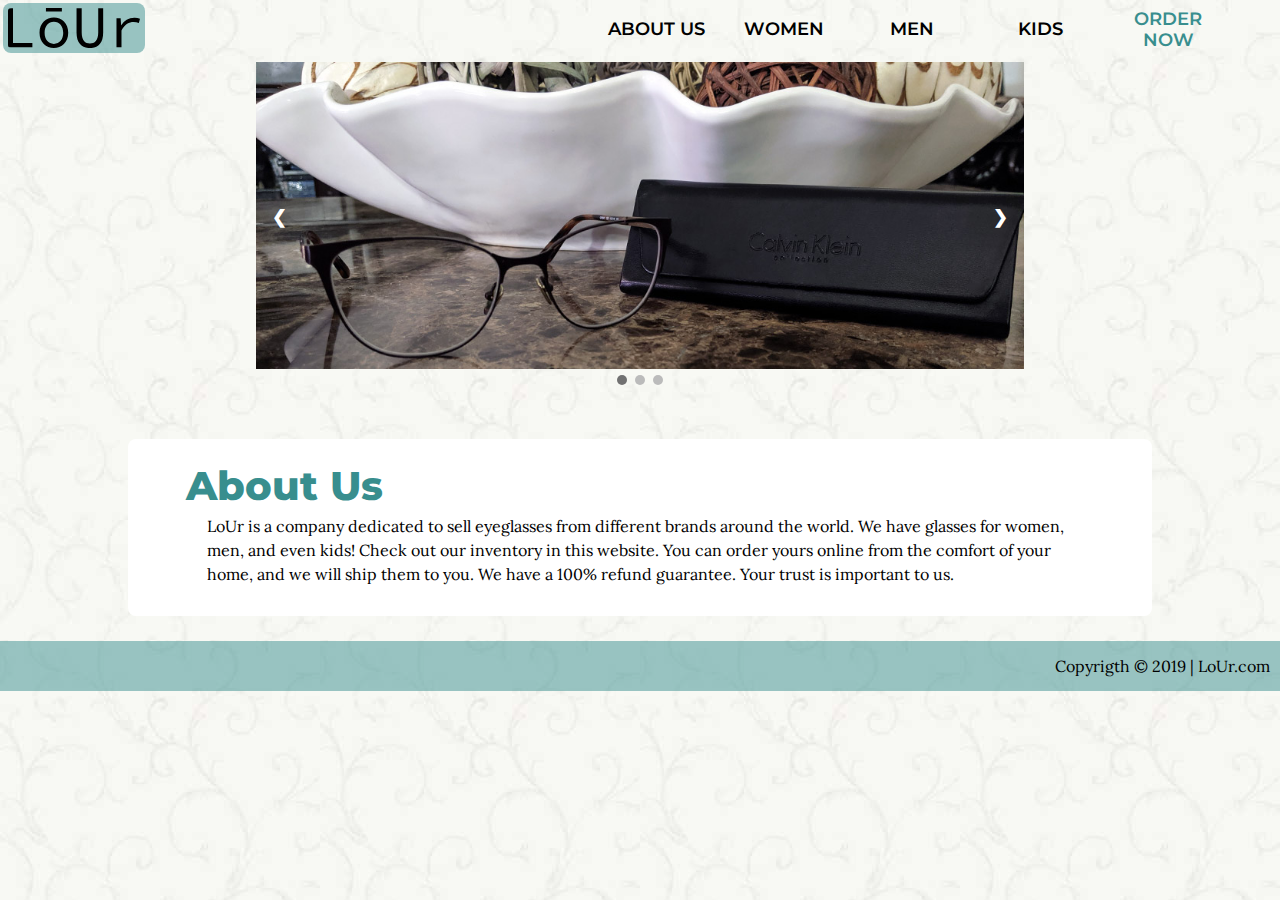
<file: index.html>
<!DOCTYPE html>
<html lang="en">
    <head>
        <meta charset="utf-8">
        <title>LoUr | Buy Glasses</title>
        <meta name="viewport" content="width=device-width, initial-scale=1">
        <link href="https://fonts.googleapis.com/css?family=Chivo%7CLora%7CMontserrat:300%7Cdisplay=swap" rel="stylesheet">
        <link rel="stylesheet" type="text/css" href="css/nav.css">
        <link rel="stylesheet" type="text/css" href="css/index.css">
    </head>
    <body>
        <div id="wrapper">
            <header id="masthead">
                <a href="index.html"><img src="img/logo.svg" id="logo" alt="LoUr Logo"></a>
                <nav>
                    <ul>
                        <li><a href="index.html">ABOUT US</a></li>
                        <li><a href="women.html">WOMEN</a></li>
                        <li><a href="men.html">MEN</a></li>
                        <li><a href="kids.html">KIDS</a></li>
                        <li id="order_now"><a href="order.html">ORDER NOW</a></li>
                    </ul>
                </nav>
            </header>
            <div class="slideshow_container">
                <div class="slides fade">
                  <img src="img/slide-pic1.jpg" style="width:100%" alt="Woman glasses">
                </div>
                <div class="slides fade">
                  <img src="img/slide-pic2.jpg" style="width:100%" alt="Man glasses">
                </div>
                <div class="slides fade">
                  <img src="img/slide-pic3.jpg" style="width:100%" alt="Kid glasses">
                </div>
            <a class="prev" onclick="nextSlide(-1)">&#10094;</a>
            <a class="next" onclick="nextSlide(1)">&#10095;</a>
            </div>
            <div style="text-align:center">
                <span class="dot" onclick="currentSlide(1)"></span> 
                <span class="dot" onclick="currentSlide(2)"></span> 
                <span class="dot" onclick="currentSlide(3)"></span>
            </div>
            <script>
                var slideIndex = 1;
                showSlides(slideIndex);

                // Next/previous controls
                function nextSlide(n) {
                  showSlides(slideIndex += n);
                }

                // Thumbnail image controls
                function currentSlide(n) {
                  showSlides(slideIndex = n);
                }

                function showSlides(n) {
                  var i;
                  var slides = document.getElementsByClassName("slides");
                  var dots = document.getElementsByClassName("dot");
                  if (n > slides.length) {slideIndex = 1} 
                  if (n < 1) {slideIndex = slides.length}
                  for (i = 0; i < slides.length; i++) {
                      slides[i].style.display = "none"; 
                  }
                  for (i = 0; i < dots.length; i++) {
                      dots[i].className = dots[i].className.replace(" active", "");
                  }
                  slides[slideIndex-1].style.display = "block"; 
                  dots[slideIndex-1].className += " active";
                }
            </script>
            <div id="white_container">
                <h1>About Us</h1>
                <p>LoUr is a company dedicated to sell eyeglasses from different brands around the world. We have glasses for women, men, and even kids! Check out our inventory in this website. You can order yours online from the comfort of your home, and we will ship them to you. We have a 100% refund guarantee. Your trust is important to us. </p>
            </div>
            <footer>Copyrigth &copy; 2019 | LoUr.com</footer>
        </div>
    </body>
</html>
</file>
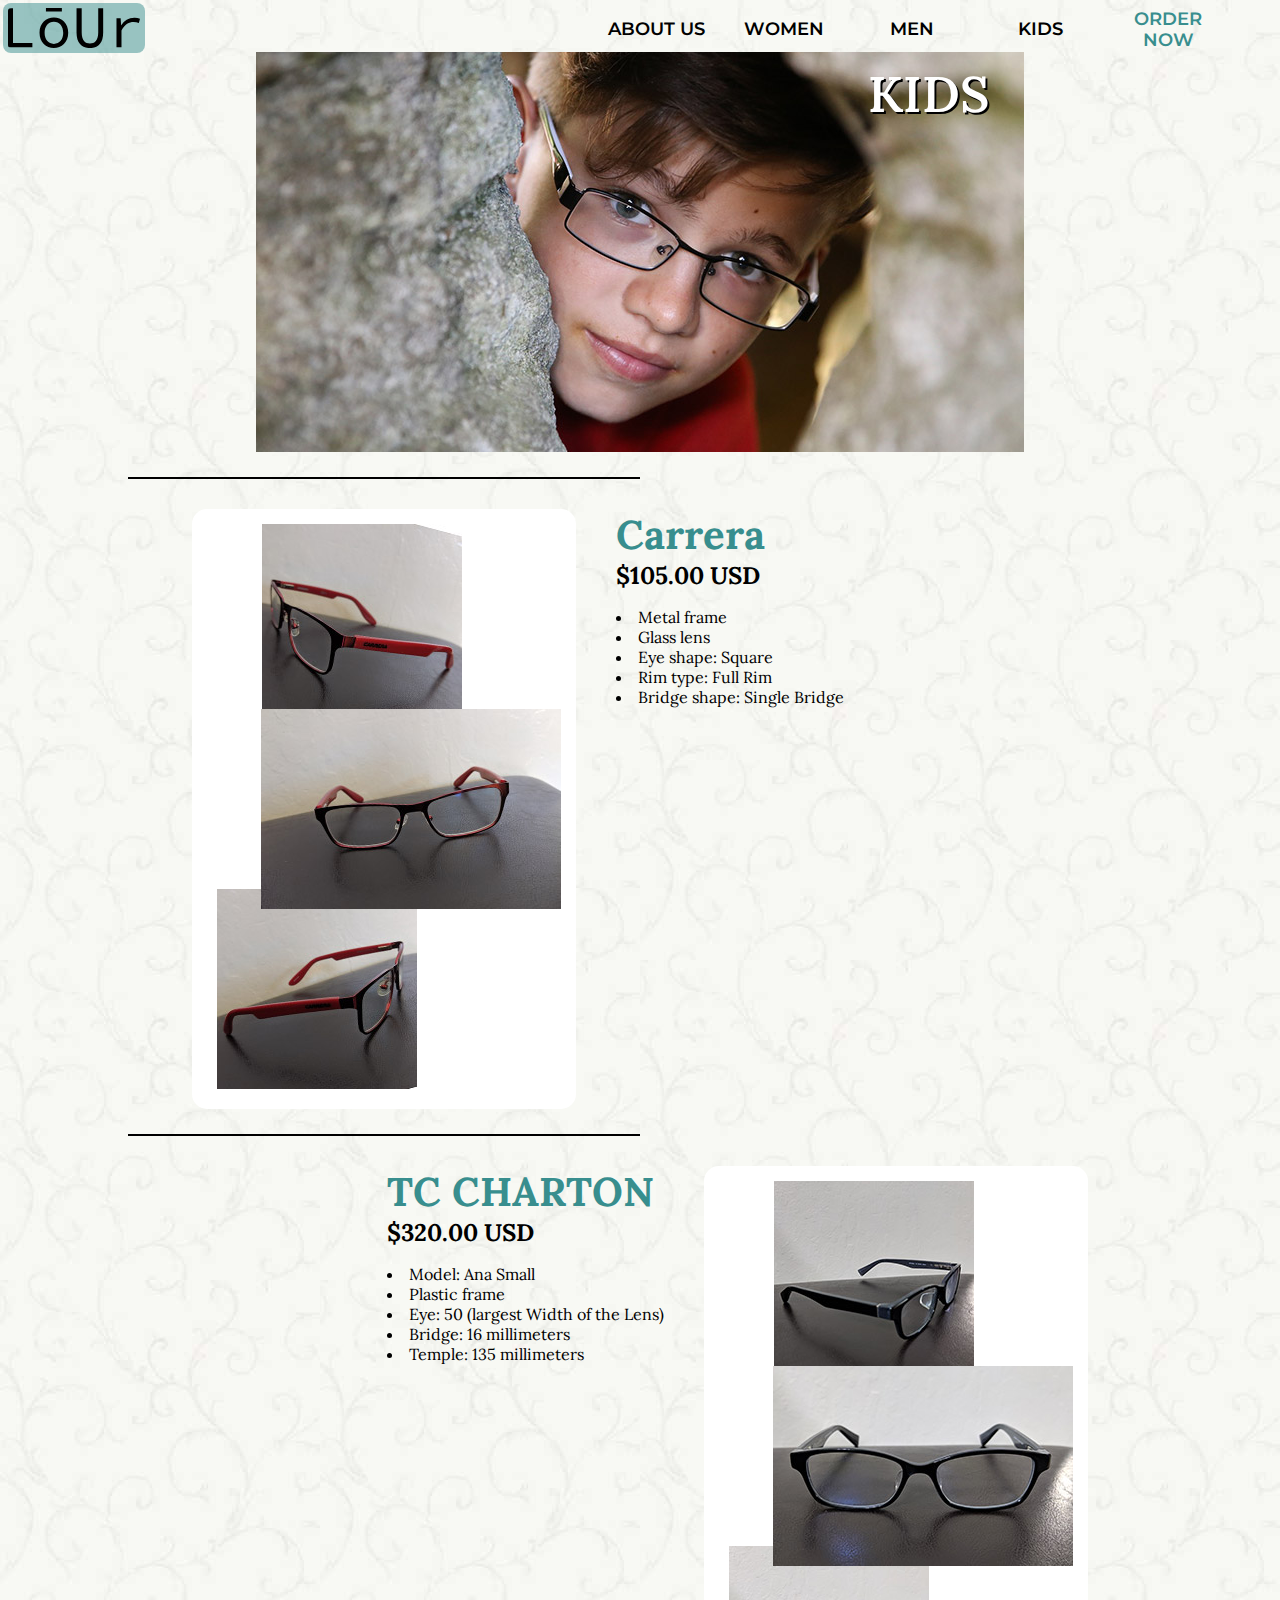
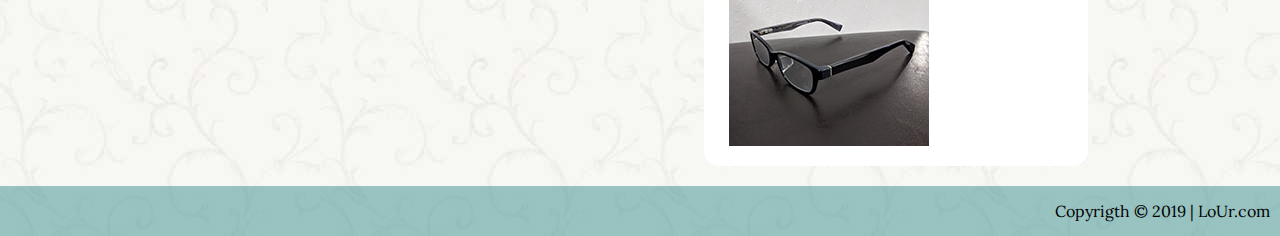
<file: kids.html>
<!DOCTYPE html>
<html lang="en">
    <head>
        <meta charset="utf-8">
        <title>LoUr | Kids Glasses</title>
        <meta name="viewport" content="width=device-width, initial-scale=1">
        <link href="https://fonts.googleapis.com/css?family=Chivo%7CLora%7CMontserrat:300%7Cdisplay=swap" rel="stylesheet">
        <link rel="stylesheet" type="text/css" href="css/nav.css">
        <link rel="stylesheet" type="text/css" href="css/kids.css">
        <link rel="stylesheet" type="text/css" href="css/glasses.css">
    </head>
    <body>
        <div id="wrapper">
            <header id="masthead">
                <a href="index.html"><img src="img/logo.svg" id="logo" alt="LoUr Logo"></a>
                <nav>
                    <ul>
                        <li><a href="index.html">ABOUT US</a></li>
                        <li><a href="women.html">WOMEN</a></li>
                        <li><a href="men.html">MEN</a></li>
                        <li><a href="kids.html">KIDS</a></li>
                        <li id="order_now"><a href="order.html">ORDER NOW</a></li>
                    </ul>
                </nav>
            </header>
            <div id="main_image_container">
                <h1>KIDS</h1>
            </div>
               <!--first set of pictures-->
            <hr class="line1">
            <div class="image_and_text_container1">
                <div class=images_container1>
                    <img class="image1" src="img/glasses7.1.jpg" alt="kid glasses set 1">
                    <img class="image2" src="img/glasses7.2.jpg" alt="kid glasses set 1">
                    <img class="image3" src="img/glasses7.3.jpg" alt="kid glasses set 1">
                </div>
                <div class="text_container1">
                <h2>Carrera</h2>
                <h3>$105.00 USD</h3>
                <ul>
                    <li>Metal frame</li>
                    <li>Glass lens</li>
                    <li>Eye shape: Square</li>
                    <li>Rim type: Full Rim</li>
                    <li>Bridge shape: Single Bridge</li>  
                </ul>
                </div>
            </div>
            <!--second set of pictures-->
            <hr class="line2">
            <div class="image_and_text_container2">
                <div class=images_container2>
                    <img class="image1" src="img/glasses8.1.jpg" alt="kid glasses set 2">
                    <img class="image2" src="img/glasses8.2.jpg" alt="kid glasses set 2">
                    <img class="image3" src="img/glasses8.3.jpg" alt="kid glasses set 2">
                </div>
                <div class="text_container2">
                <h2>TC CHARTON</h2>
                <h3>$320.00 USD</h3>
                <ul>
                    <li>Model: Ana Small</li>
                    <li>Plastic frame</li>
                    <li>Eye: 50 (largest Width of the Lens)</li>
                    <li>Bridge: 16 millimeters</li>
                    <li>Temple: 135 millimeters</li>    
                </ul>
                </div>
            </div>
            <footer>Copyrigth &copy; 2019 | LoUr.com</footer>
        </div>
    </body>
</html>
</file>
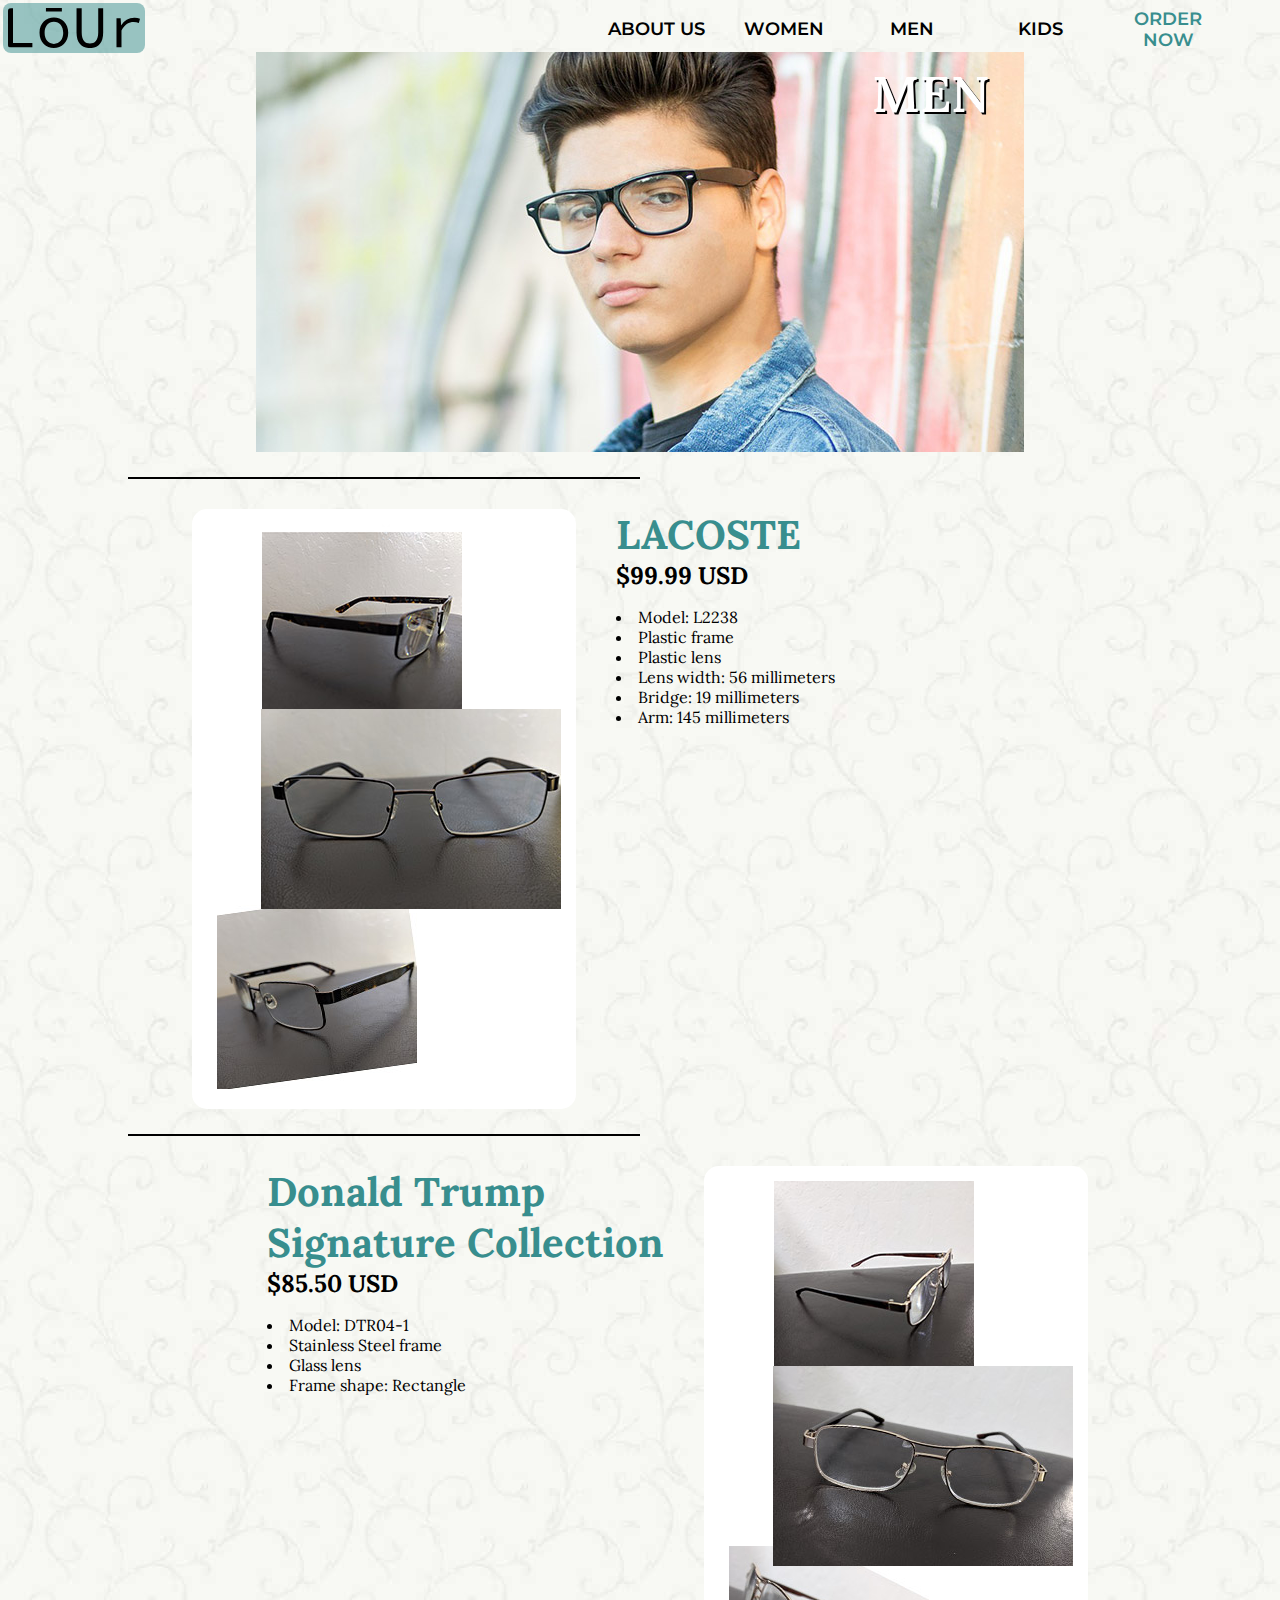
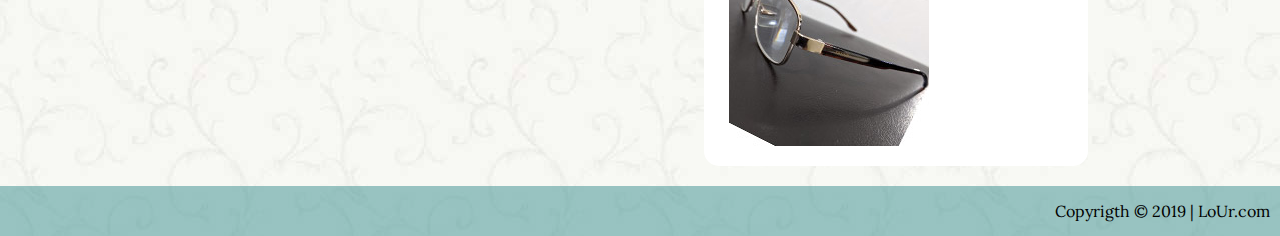
<file: men.html>
<!DOCTYPE html>
<html lang="en">
    <head>
        <meta charset="utf-8">
        <title>LoUr | Men Glasses</title>
        <meta name="viewport" content="width=device-width, initial-scale=1">
        <link href="https://fonts.googleapis.com/css?family=Chivo%7CLora%7CMontserrat:300%7Cdisplay=swap" rel="stylesheet">
        <link rel="stylesheet" type="text/css" href="css/nav.css">
        <link rel="stylesheet" type="text/css" href="css/men.css">
        <link rel="stylesheet" type="text/css" href="css/glasses.css">
    </head>
    <body>
        <div id="wrapper">
            <header id="masthead">
                <a href="index.html"><img src="img/logo.svg" id="logo" alt="LoUr Logo"></a>
                <nav>
                    <ul>
                        <li><a href="index.html">ABOUT US</a></li>
                        <li><a href="women.html">WOMEN</a></li>
                        <li><a href="men.html">MEN</a></li>
                        <li><a href="kids.html">KIDS</a></li>
                        <li id="order_now"><a href="order.html">ORDER NOW</a></li>
                    </ul>
                </nav>
            </header>
            <div id="main_image_container">
                <h1>MEN</h1>
            </div>
               <!--first set of pictures-->
            <hr class="line1">
            <div class="image_and_text_container1">
                <div class=images_container1>
                    <img class="image1" src="img/glasses5.1.jpg" alt="man glasses set 1">
                    <img class="image2" src="img/glasses5.2.jpg" alt="man glasses set 1">
                    <img class="image3" src="img/glasses5.3.jpg" alt="man glasses set 1">
                </div>
                <div class="text_container1">
                <h2>LACOSTE</h2>
                <h3>$99.99 USD</h3>
                <ul>
                    <li>Model: L2238</li>
                    <li>Plastic frame</li>
                    <li>Plastic lens</li>
                    <li>Lens width: 56 millimeters</li>
                    <li>Bridge: 19 millimeters</li>
                    <li>Arm: 145 millimeters</li>    
                </ul>
                </div>
            </div>
            <!--second set of pictures-->
            <hr class="line2">
            <div class="image_and_text_container2">
                <div class=images_container2>
                    <img class="image1" src="img/glasses6.1.jpg" alt="man glasses set 2">
                    <img class="image2" src="img/glasses6.2.jpg" alt="man glasses set 2">
                    <img class="image3" src="img/glasses6.3.jpg" alt="man glasses set 2">
                </div>
                <div class="text_container2">
                <h2>Donald Trump <br> Signature Collection</h2>
                <h3>$85.50 USD</h3>
                <ul>
                    <li>Model: DTR04-1</li>
                    <li>Stainless Steel frame</li>
                    <li>Glass lens</li>
                    <li>Frame shape: Rectangle</li>  
                </ul>
                </div>
            </div>
            <footer>Copyrigth &copy; 2019 | LoUr.com</footer>
        </div>
    </body>
</html>
</file>
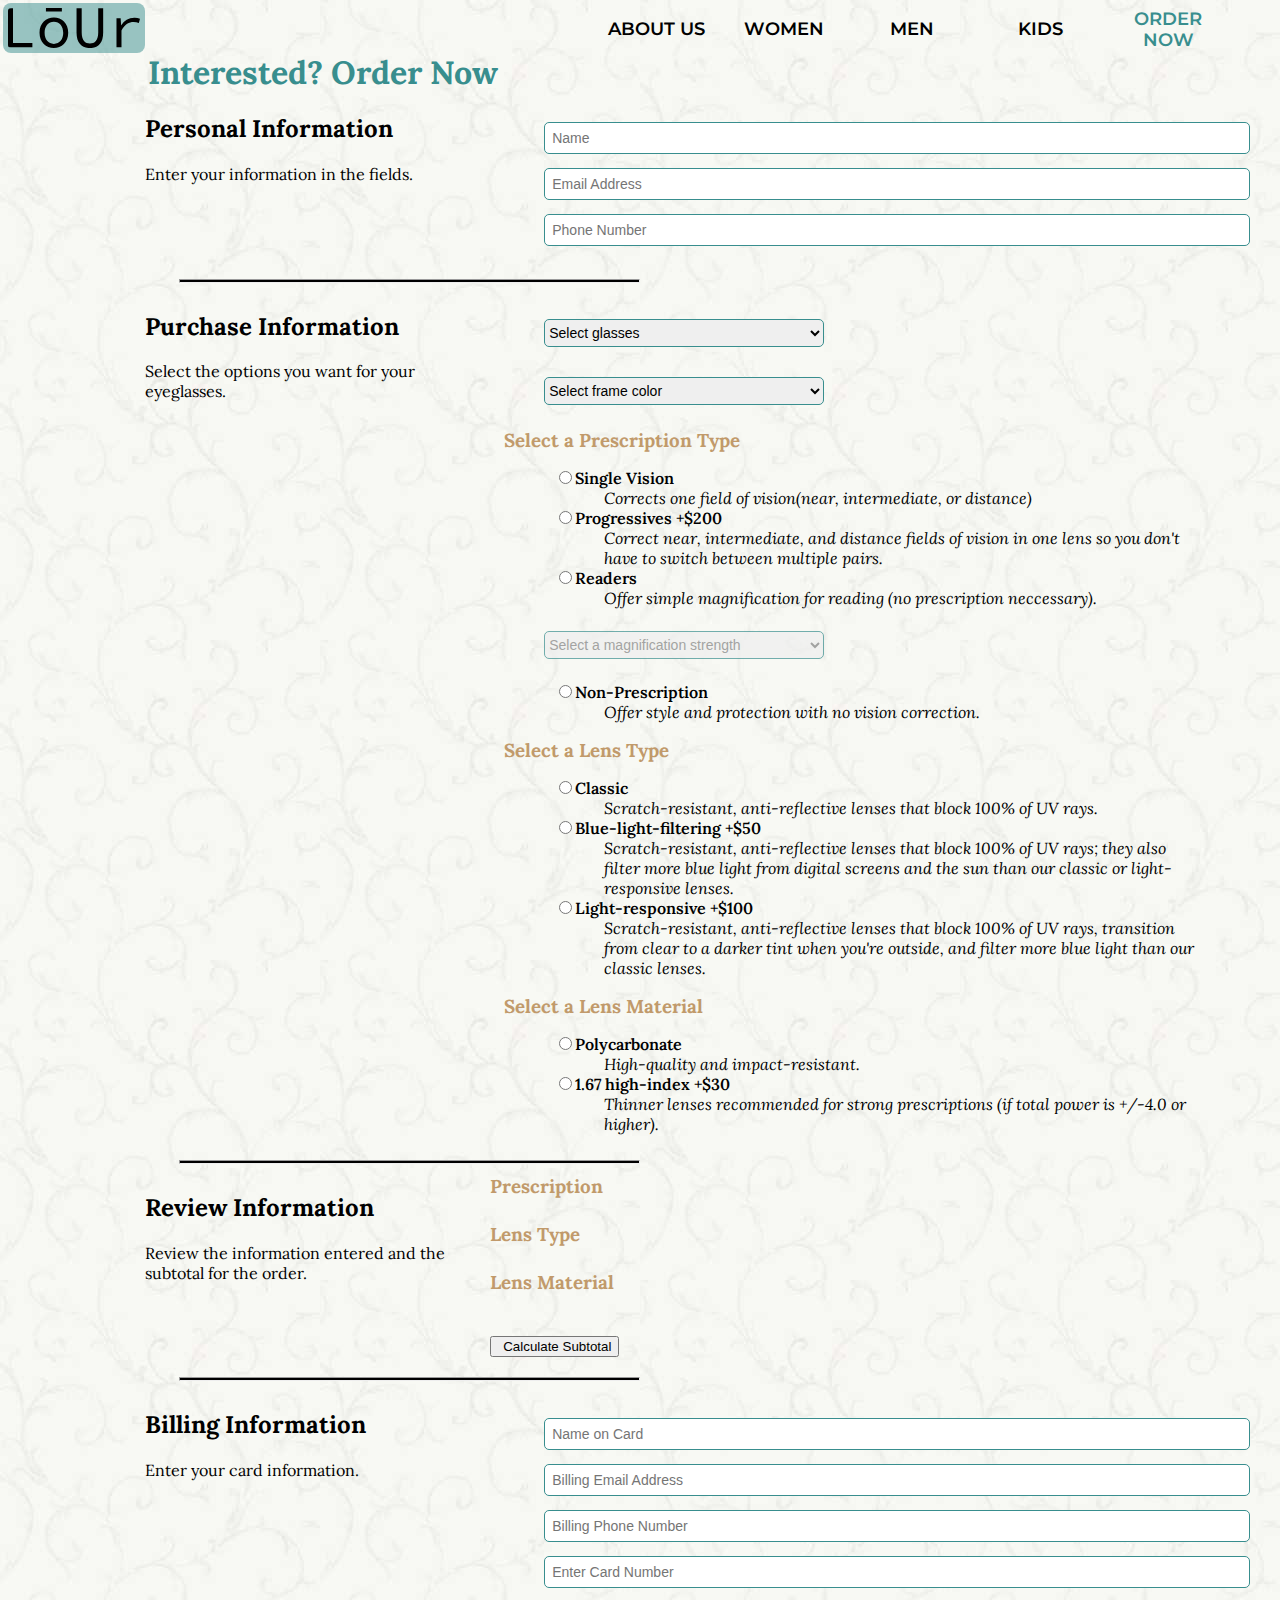
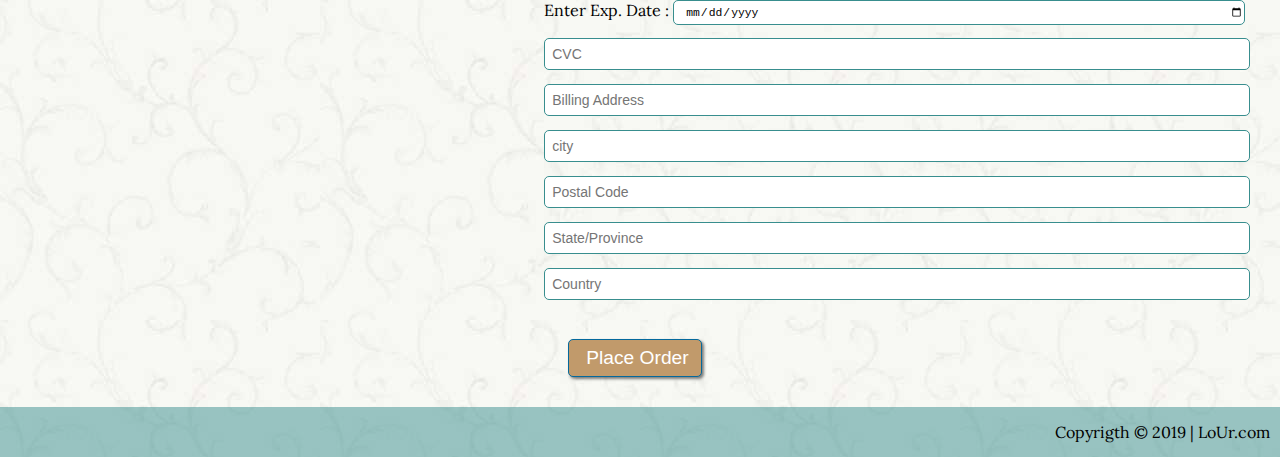
<file: order.html>
<!DOCTYPE html>
<html lang="en">
    <head>
        <meta charset="utf-8">
        <title>LoUr | Buy Glasses</title>
        <meta name="viewport" content="width=device-width, initial-scale=1">
        <link href="https://fonts.googleapis.com/css?family=Chivo%7CLora%7CMontserrat:300%7Cdisplay=swap" rel="stylesheet">
        <link rel="stylesheet" type="text/css" href="css/nav.css">
        <link rel="stylesheet" type="text/css" href="css/order.css">
    </head>
    <body>
        <div id="wrapper">
            <header id="masthead">
                <a href="index.html"><img src="img/logo.svg" id="logo" alt="LoUr Logo"></a>
                <nav>
                    <ul>
                        <li><a href="index.html">ABOUT US</a></li>
                        <li><a href="women.html">WOMEN</a></li>
                        <li><a href="men.html">MEN</a></li>
                        <li><a href="kids.html">KIDS</a></li>
                        <li id="order_now"><a href="order.html">ORDER NOW</a></li>
                    </ul>
                </nav>
            </header>
            <h1>Interested? Order Now</h1>
            <form method="post" action="mailto:janettelopezurzua@gmail.com" enctype="text/plain" onsubmit="window.alert('Your Order has been Placed')">
                <section id="section1">
                    <div class="col1">
                        <h2>Personal Information</h2>
                        <p>Enter your information in the fields.</p>
                    </div>
                    <div class="col2">
                        <fieldset id="personal_info">
                            <ul>
                                <li>
                                    <input type="text" name="name" placeholder="Name" class="textinput" maxlength="50" required>
                                </li>
                                <li>
                                    <input type="email" name="email" placeholder="Email Address" class="textinput" maxlength="40" required>
                                </li>
                                <li>
                                <input type="tel" name="phone" placeholder="Phone Number" class="textinput" maxlength="15" required>
                                </li>
                            </ul>
                        </fieldset>
                    </div>
                </section>
                <hr>
                <section id="section2">
                    <div class="col1">
                        <h2>Purchase Information</h2>
                        <p>Select the options you want for your eyeglasses.</p>
                    </div>
                    <div class="col2">
                        <fieldset id="purchase_info">
                            <ul>
                                <li>
                                    <select name="glasses" id="glasses" required>
                                        <option value="" disabled selected>Select glasses</option>
                                        <option value="55.99">Adensco</option>
                                        <option value="60.00">Calvin Klein</option>
                                        <option value="110.50">Kate Spade</option>
                                        <option value="127.00">LongChamp Paris</option>
                                        <option value="99.99">LACOSTE</option>
                                        <option value="85.50">Donald Trump Collection</option>
                                        <option value="105.00">Carrera</option>
                                        <option value="320.00">TC CHARTON</option>
                                    </select>
                                </li>
                            </ul>
                            <ul>
                                 <li>
                                    <select name="color" required>
                                        <option value="" disabled selected>Select frame color</option>
                                        <option>White</option>
                                        <option>Black</option>
                                        <option>Brown</option>
                                        <option>Gold</option>
                                        <option>Red</option>
                                    </select>
                                </li>
                            </ul>
                            <h3>Select a Prescription Type</h3>
                            <dl>
                                <dt>
                                    <label onclick="get_option2('Single_Vision', 'answer1')" id="Single_Vision">
                                        <input class="radioBtn" type="radio" onclick="disable(); get_total('glasses', 'SV', 'price1');" name="prescription_type" value="0" id="SV">Single Vision
                                    </label>
                                </dt>
                                <dd>Corrects one field of vision(near, intermediate, or distance)</dd>
                                <dt>
                                    <label onclick="get_option2('Progressives', 'answer1')" id="Progressives">
                                        <input class="radioBtn" type="radio" onclick="disable(); get_total('glasses', 'Pgrs', 'price1');" name="prescription_type" value="200.00" id="Pgrs">Progressives +$200
                                    </label>
                                </dt>
                                <dd>Correct near, intermediate, and distance fields of vision in one lens so you don't have to switch between multiple pairs.</dd>
                                <dt>
                                    <label onclick="get_option2('Readers', 'answer1')" id="Readers">
                                        <input class="radioBtn" type="radio" onclick="enable(); get_total('glasses', 'Rdrs', 'price1');" name="prescription_type" value="0" id="Rdrs">Readers
                                    </label>
                                </dt>
                                <dd>Offer simple magnification for reading (no prescription neccessary).</dd>
                            </dl>
                                <ul>
                                 <li>
                                    <select name="magnification" id="magnification" disabled>
                                        <option value="" disabled selected>Select a magnification strength</option>
                                        <option>+0.25</option>
                                        <option>+0.50</option>
                                        <option>+0.75</option>
                                        <option>+1.00</option>
                                        <option>+1.25</option>
                                        <option>+1.50</option>
                                        <option>+1.75</option>
                                        <option>+2.00</option>
                                        <option>+2.25</option>
                                        <option>+2.50</option>
                                        <option>+2.75</option>
                                    </select>
                                </li>
                                </ul>
                            <dl>
                                <dt>
                                    <label onclick="get_option2('Non-Prescription', 'answer1')" id="Non-Prescription">
                                        <input class="radioBtn" type="radio" onclick="disable(); get_total('glasses', 'NP', 'price1');" name="prescription_type" value="0" id="NP">Non-Prescription
                                    </label>
                                </dt>
                                <dd>Offer style and protection with no vision correction.</dd>
                            </dl>
                            <h3>Select a Lens Type</h3>
                            <dl>
                                <dt>
                                    <label onclick="get_option2('Classic', 'answer2')" id="Classic">
                                        <input class="radioBtn" type="radio" name="lens_type" onclick="get_total2('Cl', 'price2')" value="0" id="Cl">Classic
                                    </label>
                                </dt>
                                <dd>Scratch-resistant, anti-reflective lenses that block 100% of UV rays.</dd>
                                <dt>
                                    <label onclick="get_option2('Blue-light-filtering', 'answer2')" id="Blue-light-filtering">
                                        <input class="radioBtn" type="radio" name="lens_type" onclick="get_total2('Blf', 'price2')" value="50.00" id="Blf">Blue-light-filtering +$50
                                    </label>
                                </dt>
                                <dd>Scratch-resistant, anti-reflective lenses that block 100% of UV rays; they also filter more blue light from digital screens and the sun than our classic or light-responsive lenses.</dd>
                                <dt>
                                    <label onclick="get_option2('Light-responsive', 'answer2')" id="Light-responsive">
                                        <input class="radioBtn" type="radio" name="lens_type" onclick="get_total2('Lr', 'price2')" value="100.00" id="Lr">Light-responsive +$100
                                    </label>
                                </dt>
                                <dd>Scratch-resistant, anti-reflective lenses that block 100% of UV rays, transition from clear to a darker tint when you're outside, and filter more blue light than our classic lenses.</dd>
                            </dl>
                            <h3>Select a Lens Material</h3>
                            <dl>
                                <dt>
                                    <label onclick="get_option2('Polycarbonate', 'answer3')" id="Polycarbonate">
                                        <input class="radioBtn" type="radio" onclick="get_total2('Poly', 'price3')" name="lens_material" value="0" id="Poly">Polycarbonate
                                    </label>
                                </dt>
                                <dd>High-quality and impact-resistant.</dd>
                                <dt>
                                    <label onclick="get_option2('1.67_high-index', 'answer3')" id="1.67_high-index">
                                        <input class="radioBtn" type="radio" onclick="get_total2('hi', 'price3')" name="lens_material" value="30.00" id="hi">1.67 high-index +$30
                                    </label>
                                </dt>
                                <dd>Thinner lenses recommended for strong prescriptions (if total power is +/-4.0 or higher).</dd>
                            </dl>
                        </fieldset>
                    </div>
                </section>
                <hr>
                <section id="section3">
                    <div class="col1">
                        <h2>Review Information</h2>
                        <p>Review the information entered and the subtotal for the order.</p>
                    </div>
                    <div class="col2">
                        <h3>Prescription</h3>
                        <p id="answer1"></p>
                        <p id="price1"></p>
                        <h3>Lens Type</h3>
                        <p id="answer2"></p>
                        <p id="price2"></p>
                        <h3>Lens Material</h3>
                        <p id="answer3"></p>
                        <p id="price3"></p>
                         <input type="button" value="Calculate Subtotal" onclick="get_total_sum()">
                        <p id="total"></p>
                    </div>
                </section>
                <hr>
                <section id="section4">
                    <div class="col1">
                        <h2>Billing Information</h2>
                        <p>Enter your card information.</p>
                    </div>
                    <div class="col2">
                        <fieldset id="billing_info">
                            <ul>
                                <li>
                                    <input type="text" name="name" placeholder="Name on Card" class="textinput" maxlength="50" required>
                                </li>
                                <li>
                                    <input type="email" name="email" placeholder="Billing Email Address" class="textinput" maxlength="40" required>
                                </li>
                                <li>
                                    <input type="tel" name="phone" placeholder="Billing Phone Number" class="textinput" maxlength="15" required>
                                </li>
                                <li>
                                    <input type="tel" name="card_number" placeholder="Enter Card Number" class="textinput" maxlength="25" required>
                                </li>
                                <li>
                                    <label id="exp_date">Enter Exp. Date : </label>
                                    <input type="date" name="exp_date" class="textinput" required>
                                </li>
                                <li>
                                    <input type="number" name="cvc" placeholder="CVC" class="textinput"  required>
                                </li>
                                <li>
                                    <input type="text" name="address" placeholder="Billing Address" class="textinput" maxlength="20" required>
                                </li>
                                <li>
                                    <input type="text" name="city" placeholder="city" class="textinput" maxlength="20" required>
                                </li>
                                <li>
                                    <input type="number" name="postal_code" placeholder="Postal Code" class="textinput" required>
                                </li>
                                <li>
                                    <input type="text" name="state" placeholder="State/Province" class="textinput" maxlength="20" required>
                                </li>
                                <li>
                                    <input type="text" name="country" placeholder="Country" class="textinput" maxlength="20" required>
                                </li>
                            </ul>
                        </fieldset>
                    </div>
                </section>
                <fieldset id="button">
                    <input type="submit" value="Place Order">
                </fieldset>
            </form>
            <script>
                function disable() {
                    document.getElementById("magnification").disabled=true;
                }
                
                function enable() { 
                    document.getElementById("magnification").disabled=false;
                }
                
                function get_total(id1, id2, id3){
                    var obj1 = document.getElementById(id1);
                    var obj2 = document.getElementById(id2);
                    document.getElementById(id3).innerHTML = "$" + (parseFloat(obj1.options[obj1.selectedIndex].value) + parseFloat(obj2.value)).toFixed(2); 
                    document.getElementById(id3).value = (parseFloat(obj1.options[obj1.selectedIndex].value) + parseFloat(obj2.value)).toFixed(2); 
                }
                
                function get_total2(id1, id2){
                    var obj = document.getElementById(id1);
                    document.getElementById(id2).innerHTML = "$" + parseFloat(obj.value).toFixed(2); 
                    document.getElementById(id2).value = parseFloat(obj.value).toFixed(2); 
                }
                
                function get_total_sum(){
                     document.getElementById("total").innerHTML = "$" + (parseFloat(document.getElementById("price1").value) + parseFloat(document.getElementById("price2").value) + parseFloat(document.getElementById("price3").value)).toFixed(2) + " USD."; 
                }
                
                function get_option2(id1, id2){
                    var obj = document.getElementById(id1);
                    document.getElementById(id2).innerHTML = obj.textContent;  
                }
            </script>
            <footer>Copyrigth &copy; 2019 | LoUr.com</footer>
        </div>
    </body>
</html>
</file>
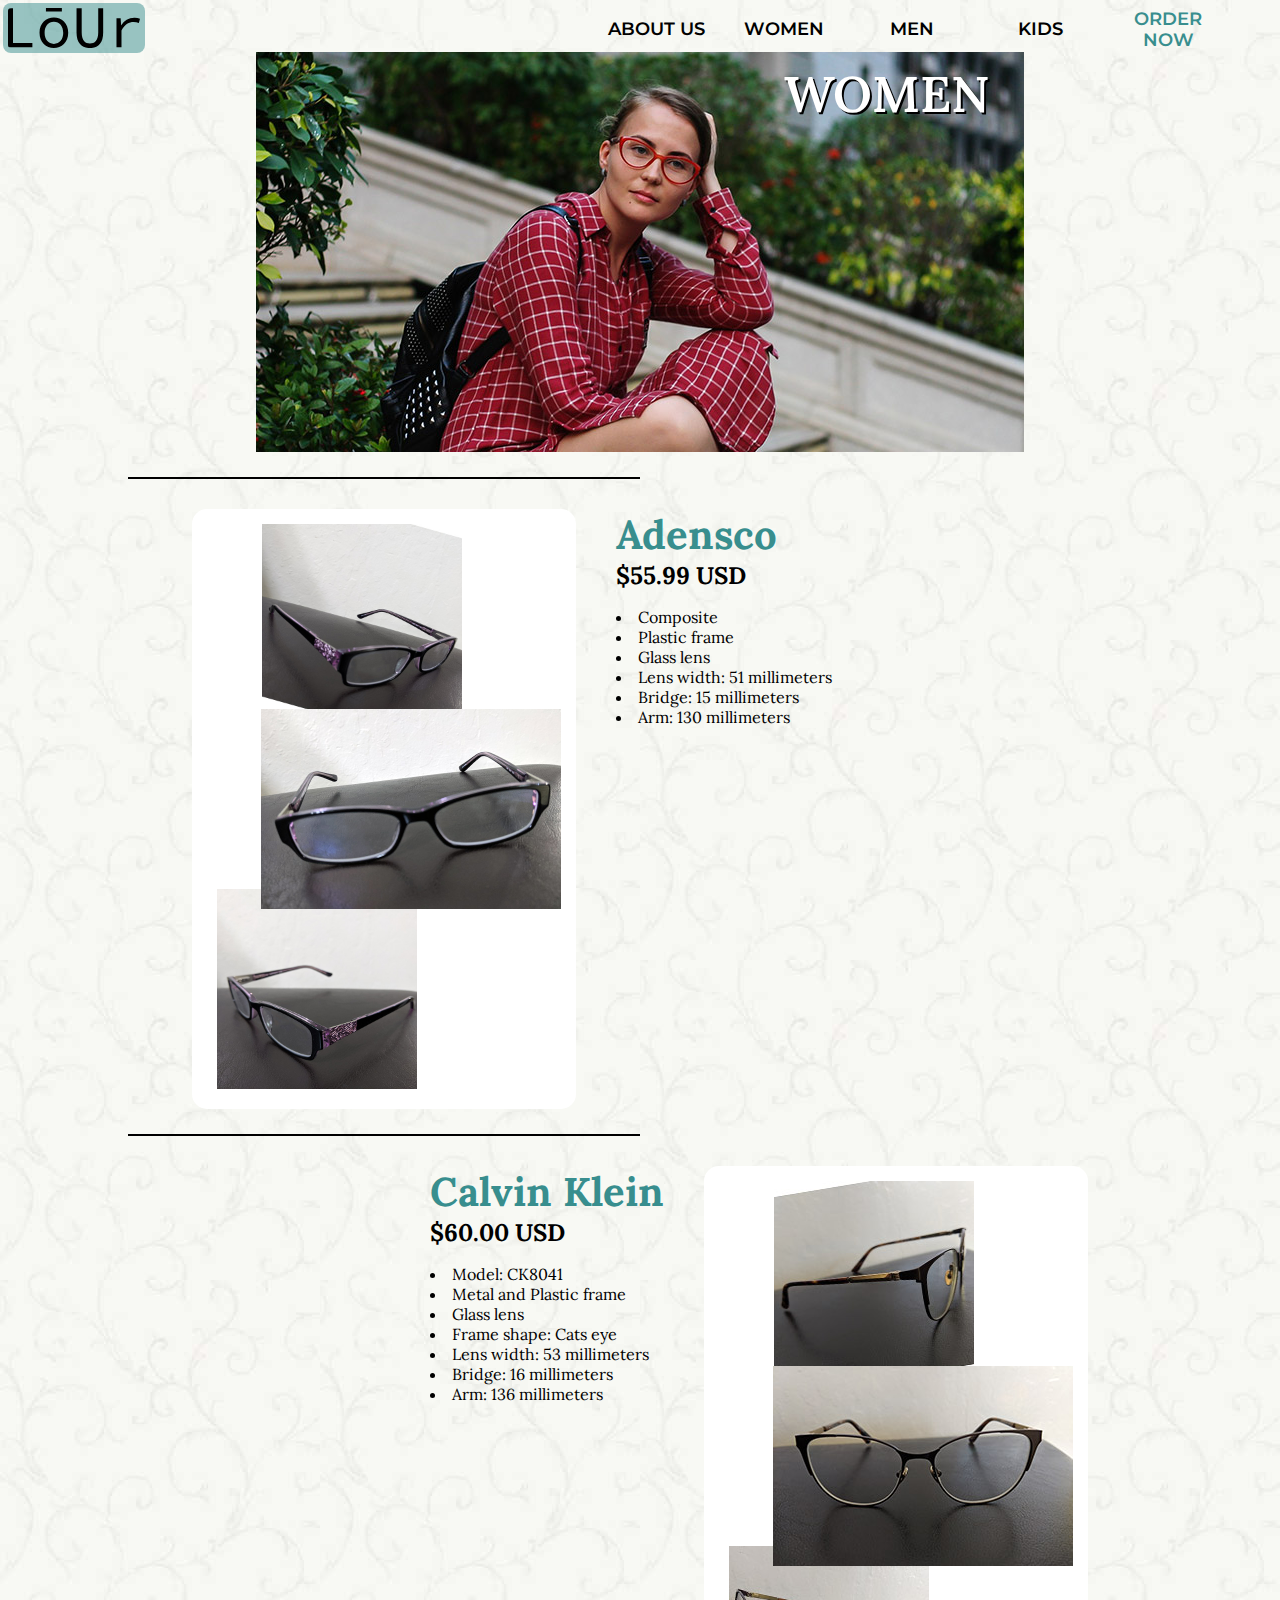
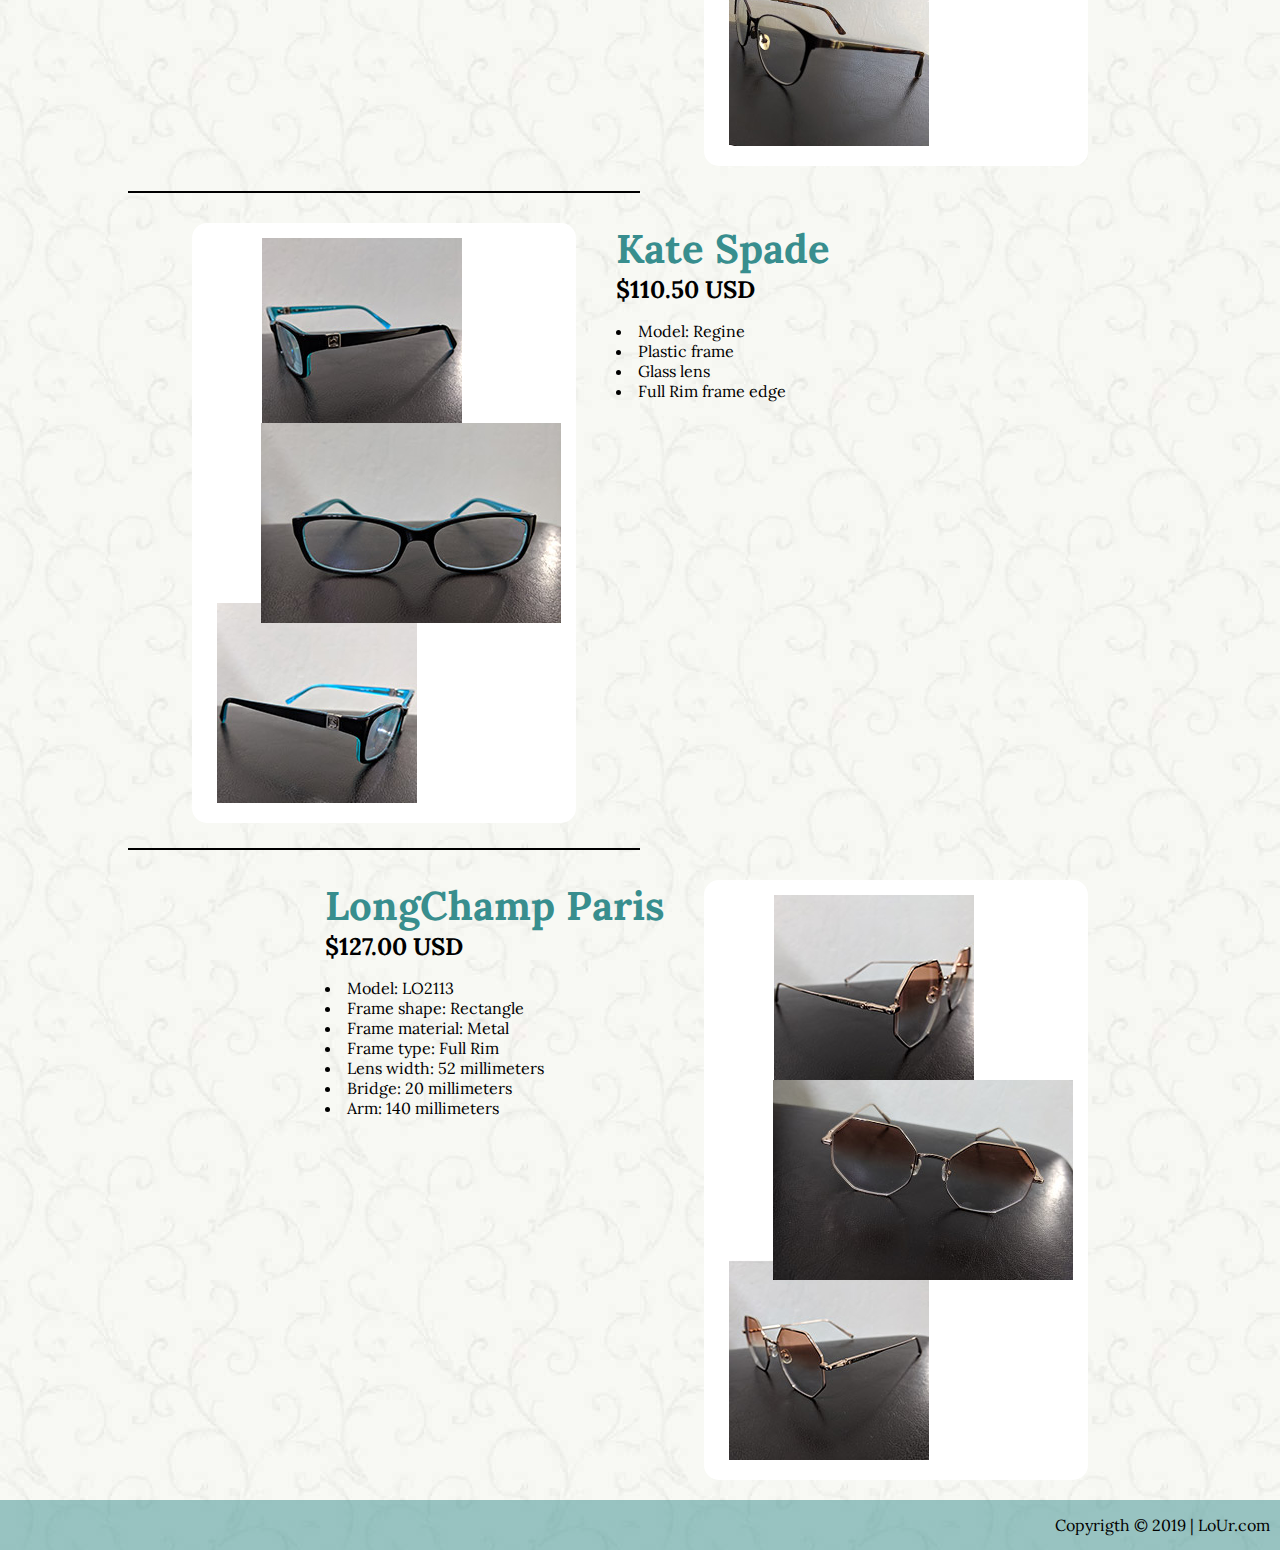
<file: women.html>
<!DOCTYPE html>
<html lang="en">
    <head>
        <meta charset="utf-8">
        <title>LoUr | Women Glasses</title>
        <meta name="viewport" content="width=device-width, initial-scale=1">
        <link href="https://fonts.googleapis.com/css?family=Chivo%7CLora%7CMontserrat:300%7Cdisplay=swap" rel="stylesheet">
        <link rel="stylesheet" type="text/css" href="css/nav.css">
        <link rel="stylesheet" type="text/css" href="css/women.css">
        <link rel="stylesheet" type="text/css" href="css/glasses.css">
    </head>
    <body>
        <div id="wrapper">
            <header id="masthead">
                <a href="index.html"><img src="img/logo.svg" id="logo" alt="LoUr Logo"></a>
                <nav>
                    <ul>
                        <li><a href="index.html">ABOUT US</a></li>
                        <li><a href="women.html">WOMEN</a></li>
                        <li><a href="men.html">MEN</a></li>
                        <li><a href="kids.html">KIDS</a></li>
                        <li id="order_now"><a href="order.html">ORDER NOW</a></li>
                    </ul>
                </nav>
            </header>
            <div id="main_image_container">
                <h1>WOMEN</h1>
            </div>
            <!--first set of pictures-->
            <hr class="line1">
            <div class="image_and_text_container1">
                <div class=images_container1>
                    <img class="image1" src="img/glasses1.1.jpg" alt="woman glasses set 1">
                    <img class="image2" src="img/glasses1.2.jpg" alt="woman glasses set 1">
                    <img class="image3" src="img/glasses1.3.jpg" alt="woman glasses set 1">
                </div>
                <div class="text_container1">
                <h2>Adensco</h2>
                <h3>$55.99 USD</h3>
                <ul>
                    <li>Composite</li>
                    <li>Plastic frame</li>
                    <li>Glass lens</li>
                    <li>Lens width: 51 millimeters</li>
                    <li>Bridge: 15 millimeters</li>
                    <li>Arm: 130 millimeters</li>    
                </ul>
                </div>
            </div>
            <!--second set of pictures-->
            <hr class="line2">
            <div class="image_and_text_container2">
                <div class=images_container2>
                    <img class="image1" src="img/glasses2.1.jpg" alt="woman glasses set 2">
                    <img class="image2" src="img/glasses2.2.jpg" alt="woman glasses set 2">
                    <img class="image3" src="img/glasses2.3.jpg" alt="woman glasses set 2">
                </div>
                <div class="text_container2">
                <h2>Calvin Klein</h2>
                <h3>$60.00 USD</h3>
                <ul>
                    <li>Model: CK8041</li>
                    <li>Metal and Plastic frame</li>
                    <li>Glass lens</li>
                    <li>Frame shape: Cats eye</li>
                    <li>Lens width: 53 millimeters</li>
                    <li>Bridge: 16 millimeters</li>
                    <li>Arm: 136 millimeters</li>    
                </ul>
                </div>
            </div>
            <!--third set of pictures-->
            <hr class="line1">
            <div class="image_and_text_container1">
                <div class=images_container1>
                    <img class="image1" src="img/glasses3.1.jpg" alt="woman glasses set 3">
                    <img class="image2" src="img/glasses3.2.jpg" alt="woman glasses set 3">
                    <img class="image3" src="img/glasses3.3.jpg" alt="woman glasses set 3">
                </div>
                <div class="text_container1">
                <h2>Kate Spade</h2>
                <h3>$110.50 USD</h3>
                <ul>
                    <li>Model: Regine</li>
                    <li>Plastic frame</li>
                    <li>Glass lens</li>
                    <li>Full Rim frame edge</li>  
                </ul>
                </div>
            </div>
            <!--fourth set of pictures-->
            <hr class="line2">
            <div class="image_and_text_container2">
                <div class=images_container2>
                    <img class="image1" src="img/glasses4.1.jpg" alt="woman glasses set 4">
                    <img class="image2" src="img/glasses4.2.jpg" alt="woman glasses set 4">
                    <img class="image3" src="img/glasses4.3.jpg" alt="woman glasses set 4">
                </div>
                <div class="text_container2">
                <h2>LongChamp Paris</h2>
                <h3>$127.00 USD</h3>
                <ul>
                    <li>Model: LO2113</li>
                    <li>Frame shape: Rectangle</li>
                    <li>Frame material: Metal</li>
                    <li>Frame type: Full Rim</li>
                    <li>Lens width: 52 millimeters</li>
                    <li>Bridge: 20 millimeters</li>
                    <li>Arm: 140 millimeters</li>    
                </ul>
                </div>
            </div>
            <footer>Copyrigth &copy; 2019 | LoUr.com</footer>
        </div>
    </body>
</html>
</file>
<file: css/nav.css>
body{
	background-color: #fff;
	font-family: Lora, Chivo, Verdana, sans-serif;	
    background-image: url(../img/background.jpg);
	max-width: 1920px;
	min-width: 300px;
    margin: 0 auto;
}
#wrapper{
	background-color: #fff;
    background-image: url(../img/background.jpg);
}
#logo{
        float: left;
        height: 40px;
        margin: 3px;
        padding: 5px;
        background-color: rgba(56, 142, 142, 0.5);
        -moz-border-radius: 8px;
        -webkit-border-radius: 8px;
        border-radius: 8px;
}
nav{	
    clear: both;
    font-family: Montserrat, monospace, sans-serif; 
    padding:0;
    overflow: hidden;
}
nav ul{
    margin: 0;
    padding: 0;
}
nav ul li{
    list-style: none;
    margin: 0;
    padding: 0;
    width: 100%;
}
#order_now a{
     color: #388E8E;
}
nav ul li a{
    display: block;
    padding: .5rem;
    text-decoration: none;
    text-align: center;
    font-size: 1.1rem; 
    color: #000;
    font-weight: 600;
}
nav ul li a:hover{
    background-color: rgba(193, 154, 107, 1);
    color: rgba(255, 255, 255,1.0);
    -moz-border-radius: 10px;
    -webkit-border-radius: 10px;
    border-radius: 10px;
}
nav ul li a:focus{
    background-color: rgba(255, 165, 0, 0.5);
    -moz-border-radius: 10px;
    -webkit-border-radius: 10px;
    border-radius: 10px;
}
footer{
        background-color: rgba(56, 142, 142, 0.5);
        padding-top: 15px;
        padding-bottom: 15px;
        text-align: right;
        padding-right: 10px;
        margin-top: 20px;
}

@media screen and (min-width:710px){
    header{
        position: relative;
        height: 52px;
    }
    nav{	
        position: absolute;
        padding: 1em 0;
        width: 50%;
        bottom:0;
        right: 3em;
    }
    nav ul{
        display: flex;
        height: 15px;
        align-items: center;
    }
    nav ul li a{
        padding: 0.5rem;
        font-size: 1.1rem; 
    }
}
</file>
<file: css/index.css>
.slides {
    box-sizing: border-box;
    display: none;
    padding-top: 10px;
}
.slides img {
    vertical-align: middle;
}
.slideshow_container {
    max-width: 96%;
    position: relative;
    margin: auto;
}
.prev, .next {
    cursor: pointer;
    position: absolute;
    top: 50%;
    width: auto;
    margin-top: -22px;
    padding: 16px;
    color: white;
    font-weight: bold;
    font-size: 18px;
    transition: 0.6s ease;
    border-radius: 0 3px 3px 0;
    user-select: none;
}
.next {
    right: 0;
    border-radius: 3px 0 0 3px;
}
.prev:hover, .next:hover {
    background-color: rgba(0,0,0,0.8);
}
.dot {
    cursor: pointer;
    height: 15px;
    width: 15px;
    margin: 0 2px;
    background-color: #bbb;
    border-radius: 50%;
    display: inline-block;
    transition: background-color 0.6s ease;
}
.active, .dot:hover{
    background-color: #717171;
}
.fade {
    -webkit-animation-name: fade;
    -webkit-animation-duration: 1.5s;
    animation-name: fade;
    animation-duration: 1.5s;
}
@-webkit-keyframes fade {
    from {opacity: .4} 
    to {opacity: 1}
}
@keyframes fade {
    from {opacity: .4} 
    to {opacity: 1}
}
h1{
    font-family: Montserrat, monospace, sans-serif; 
    margin-top: 0;
    padding-left: 5%;
    color: #388E8E;
    font-size: 40px;
    font-weight: 800;
    margin-bottom: 4px;
}
#white_container p{
    padding-left: 7%;
    padding-right: 7%;
    font-size: 16px;
    line-height: 1.5em;
    margin-top: 0;
}
#white_container{
    background-color: #fff;
    margin-right: 10%;
    margin-left: 10%;
    margin-top: 30px;
    margin-bottom: 25px;
    padding: 22px 8px 14px 8px;
    -moz-border-radius: 8px;
    -webkit-border-radius: 8px;
    border-radius: 8px;
}

@media screen and (min-width:710px){
    .slideshow_container {
        max-width: 60%;
    }
    #white_container{
        margin-top: 50px;
    }
    .dot {
        height: 10px;
        width: 10px;
    }
}
</file>
<file: css/kids.css>
#main_image_container {
    display: block;
    max-width: 60%;
    height: 400px;
    margin: auto;
    box-sizing: border-box;
    padding-top: 10px;
    background-image: url(../img/kids-header-pic.jpg);
    background-repeat: no-repeat;
    background-position: center
}
</file>
<file: css/glasses.css>
h1{
    text-align: right;
    padding-right: 35px;
    font-size: 50px;
    color: #fff;
    font-weight: 600;
    word-spacing: 5px;
    text-shadow: 2px 2px #000;
    margin: 0 auto;
}
.line1 { 
    margin-left: 10%;
    margin-right: 10%;
    margin-top: 25px;
    display: block; 
    height: 2px;
    background-color: #000;
    border: 0; 
    padding: 0; 
}
.images_container1 {
    position: relative;
    background-color: #fff;
    width: 90%;
    margin: 0 auto;
    height: 600px;
    -moz-border-radius: 15px;
    -webkit-border-radius: 15px;
    border-radius: 15px;
}
.images_container1 .image1 {
    position: absolute;
    top: 15px;
    left: 70px;
    width: 200px;
    height: 200px;
    z-index: 2;
}
.images_container1 .image2 {
    position: absolute;
    top: 380px;
    left: 25px;
    width: 200px;
    height: 200px;
    z-index: 1;
}
.images_container1 .image3 {
    position: absolute;
    top: 200px;
    right: 15px;
    width: 300px;
    height: 200px;
    z-index: 3;
}
.text_container1{
    margin-left: 40px;
}
.image_and_text_container1{
    display: flex;
    flex-direction: column;
    justify-content: flex-start;
    align-content: space-between;
    margin-top: 30px;
}
h2{
    color: #388E8E;
    margin: 0;
    font-size: 2.5em;
}
h3{
    margin: 0;
    font-weight: 800;
    font-size: 1.5em;
}
ul li{
    list-style-position: inside;    
}
ul{
    padding-left: 0;
}
.line2 { 
    margin-right: 10%;
    margin-left: 10%;
    margin-top: 25px;
    display: block; 
    height: 2px;
    background-color: #000;
    border: 0; 
    padding: 0; 
}
.images_container2 {
    position: relative;
    background-color: #fff;
    width: 90%;
    height: 600px;
    margin: 0 auto;
    -moz-border-radius: 15px;
    -webkit-border-radius: 15px;
    border-radius: 15px;
}
.images_container2 .image1 {
    position: absolute;
    top: 15px;
    left: 70px;
    width: 200px;
    height: 200px;
    z-index: 2;
}
.images_container2 .image2 {
    position: absolute;
    top: 380px;
    left: 25px;
    width: 200px;
    height: 200px;
    z-index: 1;
}
.images_container2 .image3 {
    position: absolute;
    top: 200px;
    right: 15px;
    width: 300px;
    height: 200px;
    z-index: 3;
}
.text_container2{
    margin-left: 40px;
}
.image_and_text_container2{
    display: flex;
    flex-direction: column;
    justify-content: flex-start;
    align-content: space-between;
    margin-top: 30px;
}

@media screen and (min-width:710px){
    .line1 { 
        margin-right: 50%; 
    }
    .image_and_text_container1{
        flex-direction: row;
    }
    .images_container1 {
        width: 30%;
        margin-left: 15%;
        margin-right: 0;
    }
    .line2 { 
        margin-right: 50%; 
    }
    .image_and_text_container2{
        flex-direction: row-reverse;
    }
    .images_container2 {
        width: 30%;
        margin-right: 15%;
        margin-left: 0;
    }
    .text_container2{
        margin-right: 40px;
    }
}
</file>
<file: css/men.css>
#main_image_container {
    display: block;
    max-width: 60%;
    height: 400px;
    margin: auto;
    box-sizing: border-box;
    padding-top: 10px;
    background-image: url(../img/men-header-pic.jpg);
    background-repeat: no-repeat;
    background-position: center
}
</file>
<file: css/order.css>
.col1, .col2{
    box-sizing: border-box; 
}
footer{
    clear: both;
}
hr{
    margin-left: 10%;
    margin-right: 0%;
    margin-top: 25px;
    display: block; 
    height: 2px;
    background-color: #000; 
}
ul li{
    list-style-type: none;
    clear: both;
}
fieldset{
    border: none;
}
input[type="submit"]{
    width: 7em;
    height: 2em;
    background-color: #fff;
    font-size: 1.2em;
    border: 1px solid #04699d;
    border-radius: 5px;
    box-shadow: 2px 2px 3px rgba(0,0,0,0.5);
    margin-right: 10px;
    background-color: rgba(193, 154, 107, 1);
    color: #fff;
}
input[type="submit"]:focus{
    background-color: rgba(255, 165, 0, 0.5);
}
#button{
    text-align: center;
}
input.textinput{
    width: 96%;
    height: 2em;
    border: 1.5px solid #388E8E;
    border-radius: 5px;
    font-size: .875em;
    margin: 0.5em auto;
}
select{
    width: 96%;
    height: 2em;
    border: 1.5px solid #388E8E;
    border-radius: 5px;
    font-size: .875em;
    margin: 0.5em auto;
}
dt{
    margin-left: 50px;
    font-weight: 600;
}
dd{
    margin-left: 100px;
    font-style: italic;
}
h1{
    margin: 0 10%;
    color: #388E8E;
    text-align: center;
}
h3{
    color: rgba(193, 154, 107, 1);
    margin-bottom: 2px;
    margin-top: 2px;
}
input{
    text-indent: 5px;
}
p#answer1, p#answer2, p#answer3, p#price1, p#price2, p#price3, p#total{
    display: inline-block;
    margin: 0;
    padding: 0 30px 0 0;
    font-weight: 600;
}
input[type="button"]{
    display: block;
    margin-top: 20px;
}
p#total {
    display: block;
    margin-top: 20px;
    margin-left: 50px;
    margin-bottom: 20px;
    color: #388E8E;
}
form{
    margin: 0 5%
}

@media screen and (min-width:710px){
    .col1{
        float:left;
        width: 30%;
        margin-left: 7%;
    }
    .col2{
        float: left;
        width: 63%
    }
    hr{
        margin-right: 50%; 
    }
    h1{
        margin-left: 100px;
        text-align: left;
    }
    input.textinput{
        width: 50em;
        margin: 0.5em 0;
    }
    select{
        width: 20em;
        margin: 0.5em 0;
    }
}
</file>
<file: css/women.css>
#main_image_container {
    display: block;
    max-width: 60%;
    height: 400px;
    margin: auto;
    box-sizing: border-box;
    padding-top: 10px;
    background-image: url(../img/women-header-pic.jpg);
    background-repeat: no-repeat;
    background-position: center
}
</file>
